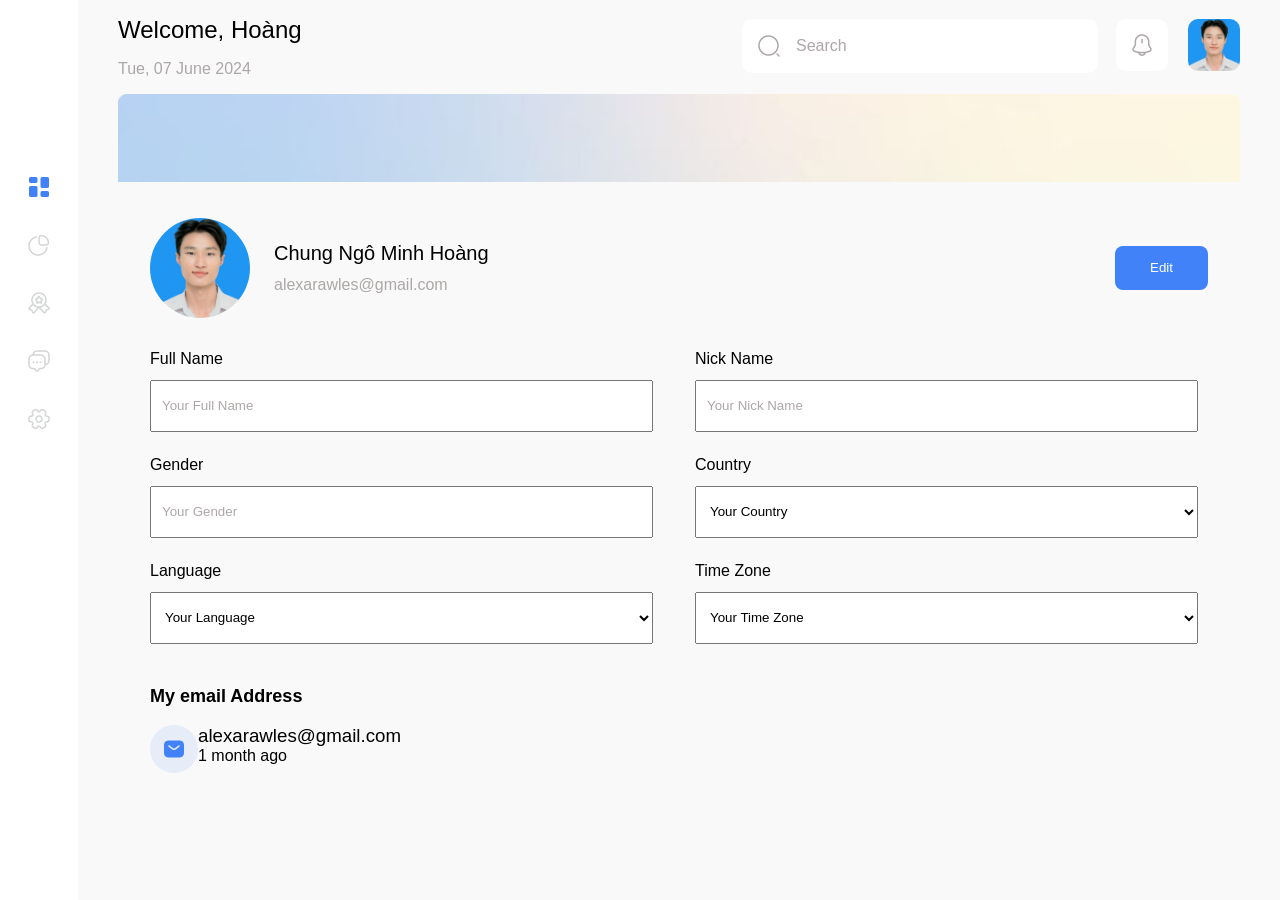
<file: index.html>
<!DOCTYPE html>
<html lang="en">
<head>
    <meta charset="UTF-8">
    <meta name="viewport" content="width=device-width, initial-scale=1.0">
    <link rel="stylesheet" href="style.css">
    <title>Profile</title>
</head>
<body>
    <!-- menubar -->
    <div class="menubar">
        <div class="menubar__wrapper">
            <button class="menubar__btn">
                <img src="assets/img/element-4@2x.png" alt="" class="menubar__img">
            </button>

            <button class="menubar__btn">
                <img src="assets/img/graph.png" alt="" class="menubar__img">
            </button>

            <button class="menubar__btn">
                <img src="assets/img/medal-star.png" alt="" class="menubar__img">
            </button>

            <button class="menubar__btn">
                <img src="assets/img/messages.png" alt="" class="menubar__img">
            </button>

            <button class="menubar__btn">
                <img src="assets/img/setting-2.png" alt="" class="menubar__img">
            </button>
        </div>
    </div>
    
    <!-- content -->
    <div class="content">
        <!-- recommend -->
        <div class="content__recommend">
            <div class="content__recommend__wrapper">
                <div class="content__recommend__title">
                    <h1 class="content__recommend__desc1">Welcome, Hoàng</h1>
                    <p class="content__recommend__desc2">Tue, 07 June 2024</p>
                </div>
                <div class="content__searchbar">
                    <div class="searchbar__wrapper">
                        <div class="inner__searchbar">
                            <img src="assets/img/search-normal.png" alt="" class="logo__search">
                            <input type="text" class="search" placeholder="Search">
                        </div>
                        <div class="notification">
                            <img src="assets/img/notification-bing.png" alt="" class="logo__notification">
                        </div>
                        <div class="search__user">
                            <img src="assets/img/z5753374575949_67c7858b893bb63e08cf3293bdf927b3.jpg" alt="" class="logo__user">
                        </div>
                    </div>
                </div>
            </div>
        </div>

        <!-- profile -->
        <div class="content__profile">
                <img style="width: 100%;"  src="assets/img/Rectangle 6691.png" alt="" class="content__profile__background">
            <div class="profile__desc">
                <div class="profile__desc__wrapper">
                    <div class="profile__desc__recommend">
                        <div class="profile__desc__user">
                            <img src="assets/img/z5753374575949_67c7858b893bb63e08cf3293bdf927b3.jpg" alt="" class="profile__desc__user__img">
                            <div class="profile__desc__user__information">
                                <h1 class="profile__desc__user__information__name">Chung Ngô Minh Hoàng</h1>
                                <p class="profile__desc__user__information__mail">alexarawles@gmail.com</p>
                            </div>
                        </div>
                        <button class="profile__desc__btn">Edit</button>
                    </div>

                    <div class="profile__desc__information">
                        <div class="profile__desc__information__selection">
                            <div class="profile__desc__information--inner">
                                <label for="" class="profile__desc__information--title">Full Name</label><br>
                                <input type="text" class="profile__desc__information--desc" placeholder="Your Full Name">
                            </div>
                            <div class="profile__desc__information--inner">
                                <label for="" class="profile__desc__information--title">Nick Name</label><br>
                                <input type="text" class="profile__desc__information--desc" placeholder="Your Nick Name">
                            </div>
                        </div>

                        <div class="profile__desc__information__selection">
                            <div class="profile__desc__information--inner">
                                <label for="" class="profile__desc__information--title">Gender</label><br>
                                <input type="text" class="profile__desc__information--desc" placeholder="Your Gender">
                            </div>
                            <div class="profile__desc__information--inner">
                                <label for="" class="profile__desc__information--title">Country</label><br>
                                <select class="profile__desc__information--desc">
                                    <option value="">Your Country</option>
                                    <option value="option1">1</option>
                                    <option value="option2">2</option>
                                    <option value="option3">3</option>
                                </select>
                            </div>
                        </div>
                        <div class="profile__desc__information__selection">
                            <div class="profile__desc__information--inner">
                                <label for="" class="profile__desc__information--title">Language</label><br>
                                <select class="profile__desc__information--desc">
                                    <option value="">Your Language</option>
                                    <option value="option1">1</option>
                                    <option value="option2">2</option>
                                    <option value="option3">3</option>
                                </select>
                            </div>
                            <div class="profile__desc__information--inner">
                                <label for="" class="profile__desc__information--title">Time Zone</label><br>
                                <select class="profile__desc__information--desc">
                                    <option value="">Your Time Zone</option>
                                    <option value="option1">1</option>
                                    <option value="option2">2</option>
                                    <option value="option3">3</option>
                                </select>
                            </div>
                        </div>
                    </div>

                    <div class="profile__desc__mail">
                        <div class="profile__desc__mail__wrapper">
                            <h3 class="profile__desc__mail__title">My email Address</h3>
                            <div class="profile__desc__mail__user">
                                <img src="assets/img/Group 239202.png" alt="" class="profile__desc__mail__user--img">
                                <div class="profile__desc__mail__user--mail">
                                    <h3 class="profile__desc__mail__user--inner_mail">alexarawles@gmail.com</h3>
                                    <p class="profile__desc__mail__user--time">1 month ago</p>
                                </div>
                            </div>
                        </div>
                    </div>
                </div>
            </div>
        </div>
    </div>

</body>
</html>
</file>
<file: style.css>
@import url('https://fonts.googleapis.com/css2?family=Roboto:ital,wght@0,100;0,300;0,400;0,500;0,700;0,900;1,100;1,300;1,400;1,500;1,700;1,900&display=swap');

body{
    margin: 0;
    display: flex;
    background-color: #F9F9F9;
    font-family: "Be Vietnam Pro", sans-serif;
}

.menubar{
    width: 78px;
    height: 100vh;
    background-color: white;
    position: fixed;
}

.menubar__wrapper{
    padding-top: 159px;
}

.menubar__btn:hover{
    background-image: linear-gradient(-90deg, #80abfa, #4182F901);
}

.menubar__btn{
    width: 100%;
    height: 58px;
    border: none;
    background-color: white;
}

.menubar__img{
    width: 24px;
    height: 24px;
}

/* content */

.content{
    width: calc(100vw - 78px);
    text-align: right;
}

/* recommend */

.content__recommend__wrapper{
    display: flex;
    align-items: center;
    justify-content: space-between;
    width: calc(100% - 80px);
    margin: 0 40px 0 118px;
}

.content__recommend__title{
    text-align: left;
}

.content__recommend__desc1{
    font-size: 24px;
    font-weight: 500;
}

.content__recommend__desc2{
    font-size: 16px;
    font-weight: 300;
    color: #ADA7A7;
    ;
}

.searchbar__wrapper{
    text-align: center;
}

.inner__searchbar{
    width: 354px;
}

.search::placeholder{
    font-size: 16px;
    font-weight: 400;
    color: #ADA7A7;
}

.search{
    width: calc(100% - 54px);
    height: 52px;
    border: none;
    padding-left: 54px;
    border-radius: 10px;
}

.logo__search{
    width: 24px;
    height: 24px;
    position: absolute;
    margin-top: 15px;
    margin-left: 15px;
}

.searchbar__wrapper{
    display: flex;
    text-align: center;
}

.notification{
    width: 52px;
    height: 52px;
    margin: 0 20px;
    background-color: white;
    border-radius: 10px;
}

.logo__notification{
    width: 24px;
    height: 24px;
    margin-top: 14px;
}

.logo__user{
    width: 52px;
    height: 52px;
    border-radius: 10px;
}

/* content */

.content__profile{
    width: calc(100% - 80px);
    margin: 0 40px 0 118px;
    text-align: left;
}

.content__profile__background{
    width: calc(100% - 80px);
}

.profile__desc__user__img{
    width: 100px;
    height: 100px;
    border-radius: 50%;
}

.profile__desc__wrapper{
    width: calc(100% - 32px * 2);
    margin: 0 auto;
}

.profile__desc__recommend{
    display: flex;
    justify-content: space-between;
}

.profile__desc__user{
    width: 40%;
    display: flex;
    margin: 32px 0;
    height: 100px;
}

.profile__desc__user__information{
    margin: 0 24px;
    margin: auto 24px;
}

.profile__desc__user__information__name{
    margin: 0;
    margin-bottom: 11px;
    font-weight: 500;
    font-size: 20px;
}

.profile__desc__user__information__mail{
    margin: 0;
    font-size: 16px;
    font-weight: 400;
    color: #ADA7A7;
}

.profile__desc__btn{
    width: 93px;
    height: 44px;
    border: none;
    background: #4182F9;
    border-radius: 8px;
    color: white;
    margin: auto 0;
}

.profile__desc__information__selection{
    display: flex;
    justify-content: space-between;
    max-width: 100%;
}

.profile__desc__information--inner{
    width: calc((100% - 32px) / 2);
    margin-bottom: 24px;
}

.profile__desc__information--title{
    font-size: 16px;
    font-weight: 400;
}

.profile__desc__information--desc::placeholder{
    color: #ADA7A7;
}

.profile__desc__information--desc{
    width: calc(100% - 10px);
    height: 52px;
    margin-top: 12px;
    box-sizing: border-box;
    padding-left: 10px;
}

.profile__desc__mail__title{
    font-size: 18px;
    font-weight: 550;
}

.profile__desc__mail__user{
    display: flex;
}

.profile__desc__mail__user--img{
    width: 48px;
    height: 48px;
}

.profile__desc__mail__user--mail{
    height: 48px;
    font-size: 16px;
    font-weight: 400;
}

.profile__desc__mail__user--inner_mail{
    font-weight: 400;
    margin: 0;
}

.profile__desc__mail__user--time{
    font-weight: 400;
    margin: 0;
}
</file>
